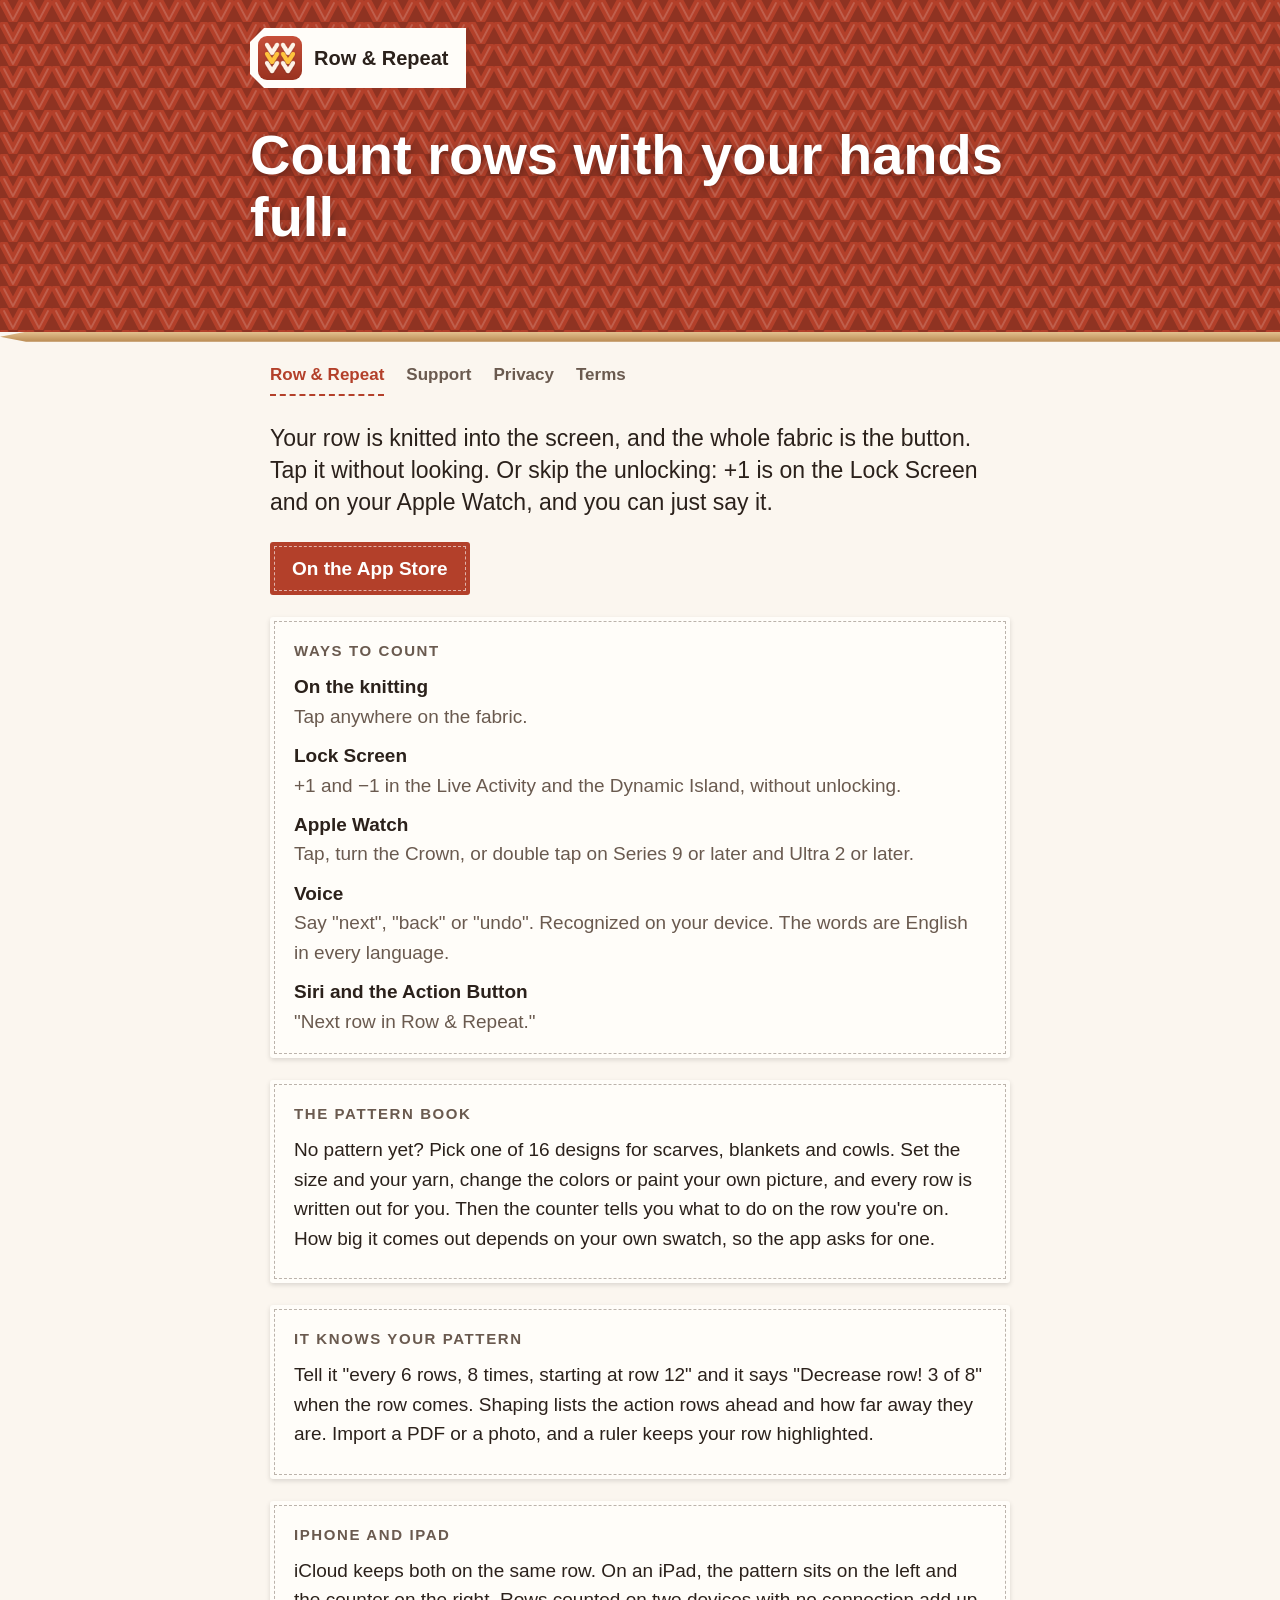
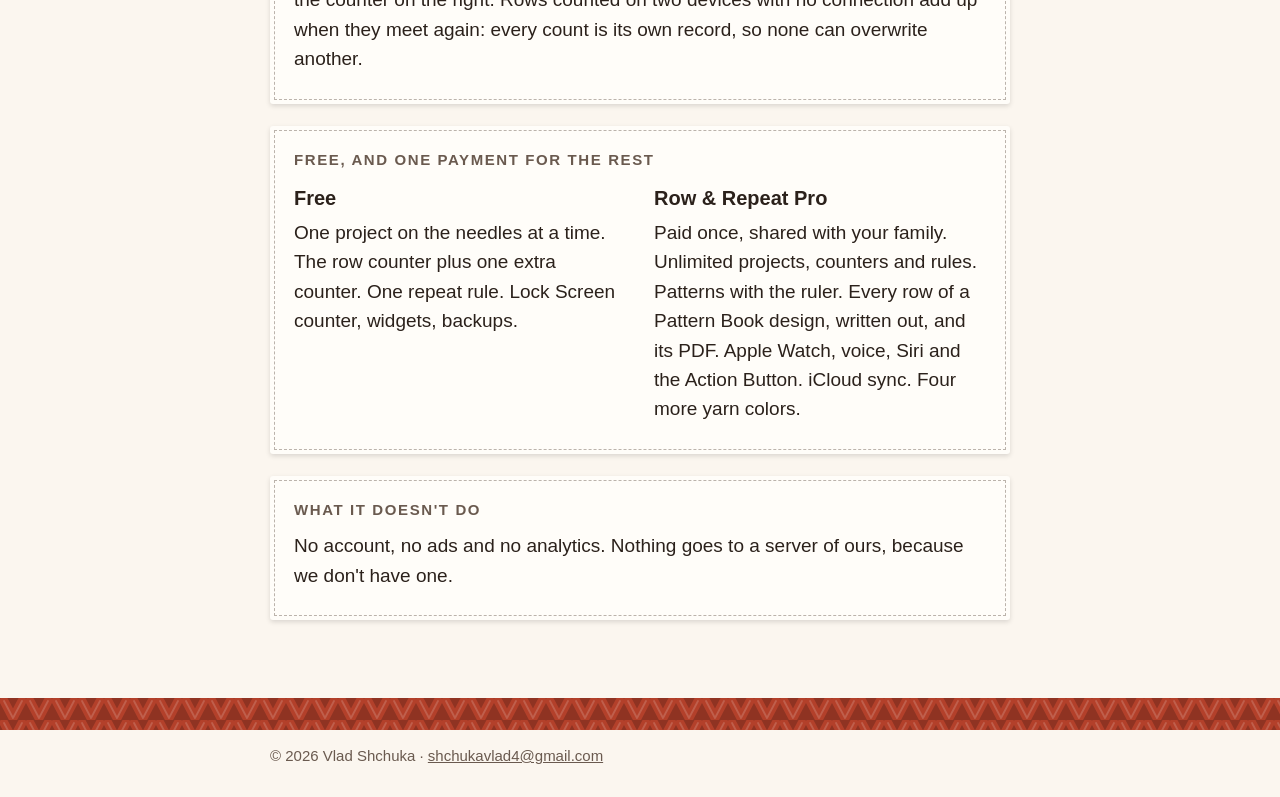
<file: index.html>
<!doctype html>
<html lang="en"><head><meta charset="utf-8"><meta name="viewport" content="width=device-width, initial-scale=1"><link rel="icon" href="icon.png"><link rel="apple-touch-icon" href="icon.png">
<title>Row &amp; Repeat, a row counter for knitting and crochet</title><meta name="description" content="A knitting and crochet row counter you can use with your hands full. Lock Screen, Apple Watch, voice, repeat rules, patterns, a book of designs to knit, iCloud between iPhone and iPad."><link rel="stylesheet" href="style.css"></head>
<body><header><div class="fabric"><p class="tag"><img src="icon.png" alt="" width="44" height="44"><span>Row &amp; Repeat</span></p>
<h1>Count rows with your hands full.</h1></div><div class="needle" aria-hidden="true"></div><nav><a href="index.html" aria-current="page">Row &amp; Repeat</a><a href="support.html">Support</a><a href="privacy.html">Privacy</a><a href="terms.html">Terms</a></nav></header>
<main>
<p class="lead">Your row is knitted into the screen, and the whole fabric is the button. Tap it without looking. Or skip the unlocking: +1 is on the Lock Screen and on your Apple Watch, and you can just say it.</p>
<p><a class="dyed" href="https://apps.apple.com/app/id6817658793">On the App Store</a></p>

<section class="label"><h2>Ways to count</h2>
<dl>
<dt>On the knitting</dt><dd>Tap anywhere on the fabric.</dd>
<dt>Lock Screen</dt><dd>+1 and −1 in the Live Activity and the Dynamic Island, without unlocking.</dd>
<dt>Apple Watch</dt><dd>Tap, turn the Crown, or double tap on Series 9 or later and Ultra 2 or later.</dd>
<dt>Voice</dt><dd>Say "next", "back" or "undo". Recognized on your device. The words are English in every language.</dd>
<dt>Siri and the Action Button</dt><dd>"Next row in Row &amp; Repeat."</dd>
</dl></section>

<section class="label"><h2>The Pattern Book</h2>
<p>No pattern yet? Pick one of 16 designs for scarves, blankets and cowls. Set the size and your yarn, change the colors or paint your own picture, and every row is written out for you. Then the counter tells you what to do on the row you're on. How big it comes out depends on your own swatch, so the app asks for one.</p></section>

<section class="label"><h2>It knows your pattern</h2>
<p>Tell it "every 6 rows, 8 times, starting at row 12" and it says "Decrease row! 3 of 8" when the row comes. Shaping lists the action rows ahead and how far away they are. Import a PDF or a photo, and a ruler keeps your row highlighted.</p></section>

<section class="label"><h2>iPhone and iPad</h2>
<p>iCloud keeps both on the same row. On an iPad, the pattern sits on the left and the counter on the right. Rows counted on two devices with no connection add up when they meet again: every count is its own record, so none can overwrite another.</p></section>

<section class="label"><h2>Free, and one payment for the rest</h2>
<div class="two"><div><h3>Free</h3><p>One project on the needles at a time. The row counter plus one extra counter. One repeat rule. Lock Screen counter, widgets, backups.</p></div>
<div><h3>Row &amp; Repeat Pro</h3><p>Paid once, shared with your family. Unlimited projects, counters and rules. Patterns with the ruler. Every row of a Pattern Book design, written out, and its PDF. Apple Watch, voice, Siri and the Action Button. iCloud sync. Four more yarn colors.</p></div></div></section>

<section class="label"><h2>What it doesn't do</h2>
<p>No account, no ads and no analytics. Nothing goes to a server of ours, because we don't have one.</p></section>
</main><footer><div class="band" aria-hidden="true"></div><p>© 2026 Vlad Shchuka · <a href="mailto:shchukavlad4@gmail.com">shchukavlad4@gmail.com</a></p></footer></body></html>
</file>
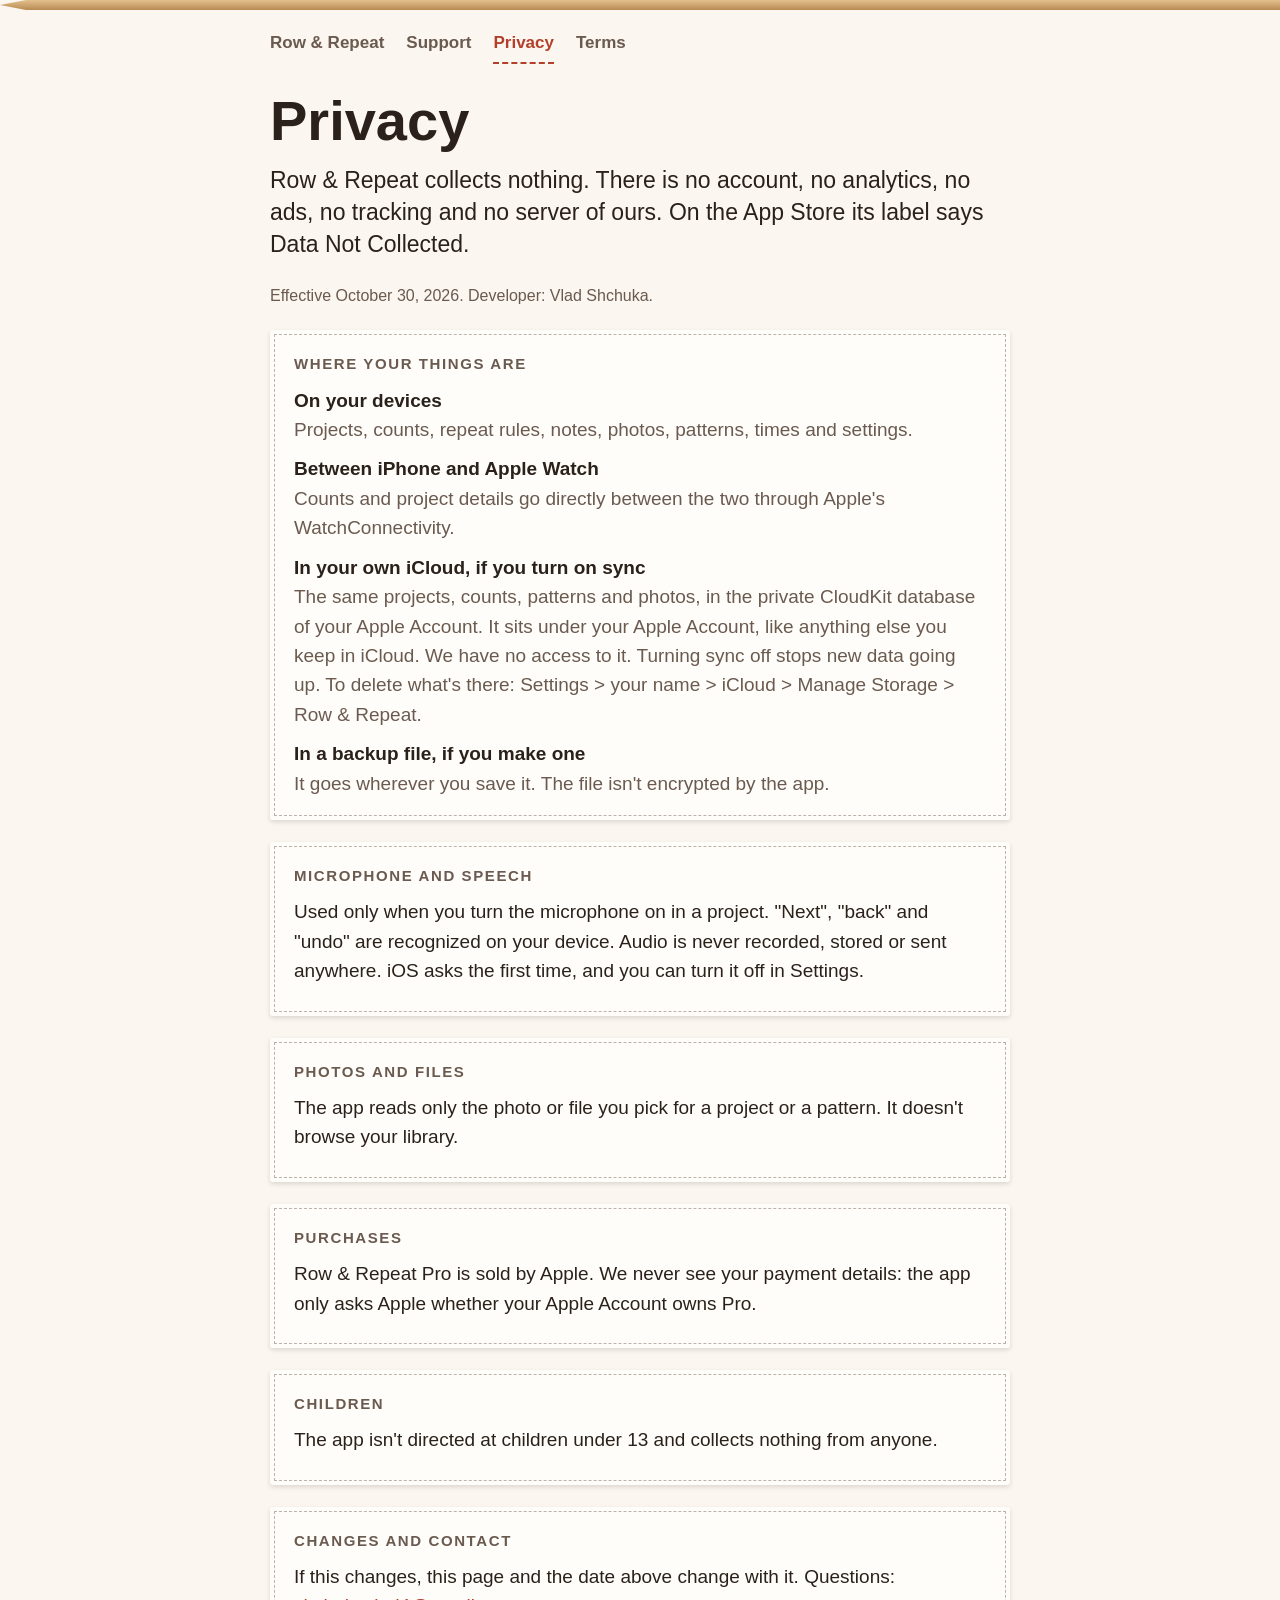
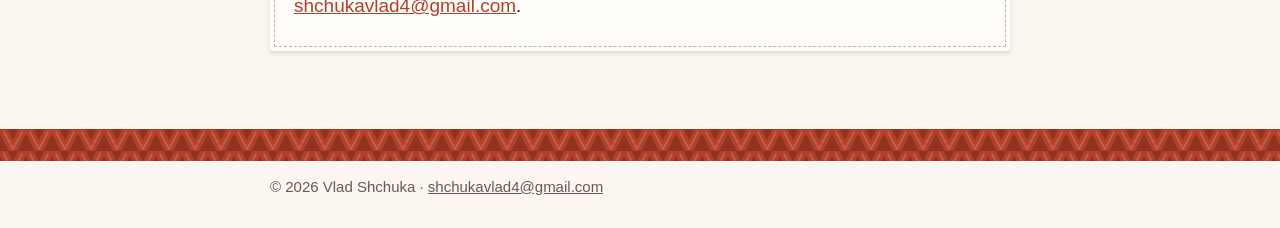
<file: privacy.html>
<!doctype html>
<html lang="en"><head><meta charset="utf-8"><meta name="viewport" content="width=device-width, initial-scale=1"><link rel="icon" href="icon.png"><link rel="apple-touch-icon" href="icon.png">
<title>Privacy · Row &amp; Repeat</title><meta name="description" content="A knitting and crochet row counter you can use with your hands full. Lock Screen, Apple Watch, voice, repeat rules, patterns, iCloud between iPhone and iPad."><link rel="stylesheet" href="style.css"></head>
<body><header><div class="needle" aria-hidden="true"></div><nav><a href="index.html">Row &amp; Repeat</a><a href="support.html">Support</a><a href="privacy.html" aria-current="page">Privacy</a><a href="terms.html">Terms</a></nav></header>
<main>
<h1>Privacy</h1>
<p class="lead">Row &amp; Repeat collects nothing. There is no account, no analytics, no ads, no tracking and no server of ours. On the App Store its label says Data Not Collected.</p>
<p class="muted">Effective October 30, 2026. Developer: Vlad Shchuka.</p>

<section class="label"><h2>Where your things are</h2>
<dl>
<dt>On your devices</dt><dd>Projects, counts, repeat rules, notes, photos, patterns, times and settings.</dd>
<dt>Between iPhone and Apple Watch</dt><dd>Counts and project details go directly between the two through Apple's WatchConnectivity.</dd>
<dt>In your own iCloud, if you turn on sync</dt><dd>The same projects, counts, patterns and photos, in the private CloudKit database of your Apple Account. It sits under your Apple Account, like anything else you keep in iCloud. We have no access to it. Turning sync off stops new data going up. To delete what's there: Settings &gt; your name &gt; iCloud &gt; Manage Storage &gt; Row &amp; Repeat.</dd>
<dt>In a backup file, if you make one</dt><dd>It goes wherever you save it. The file isn't encrypted by the app.</dd>
</dl></section>

<section class="label"><h2>Microphone and speech</h2>
<p>Used only when you turn the microphone on in a project. "Next", "back" and "undo" are recognized on your device. Audio is never recorded, stored or sent anywhere. iOS asks the first time, and you can turn it off in Settings.</p></section>

<section class="label"><h2>Photos and files</h2>
<p>The app reads only the photo or file you pick for a project or a pattern. It doesn't browse your library.</p></section>

<section class="label"><h2>Purchases</h2>
<p>Row &amp; Repeat Pro is sold by Apple. We never see your payment details: the app only asks Apple whether your Apple Account owns Pro.</p></section>

<section class="label"><h2>Children</h2>
<p>The app isn't directed at children under 13 and collects nothing from anyone.</p></section>

<section class="label"><h2>Changes and contact</h2>
<p>If this changes, this page and the date above change with it. Questions: <a href="mailto:shchukavlad4@gmail.com">shchukavlad4@gmail.com</a>.</p></section>
</main><footer><div class="band" aria-hidden="true"></div><p>© 2026 Vlad Shchuka · <a href="mailto:shchukavlad4@gmail.com">shchukavlad4@gmail.com</a></p></footer></body></html>
</file>
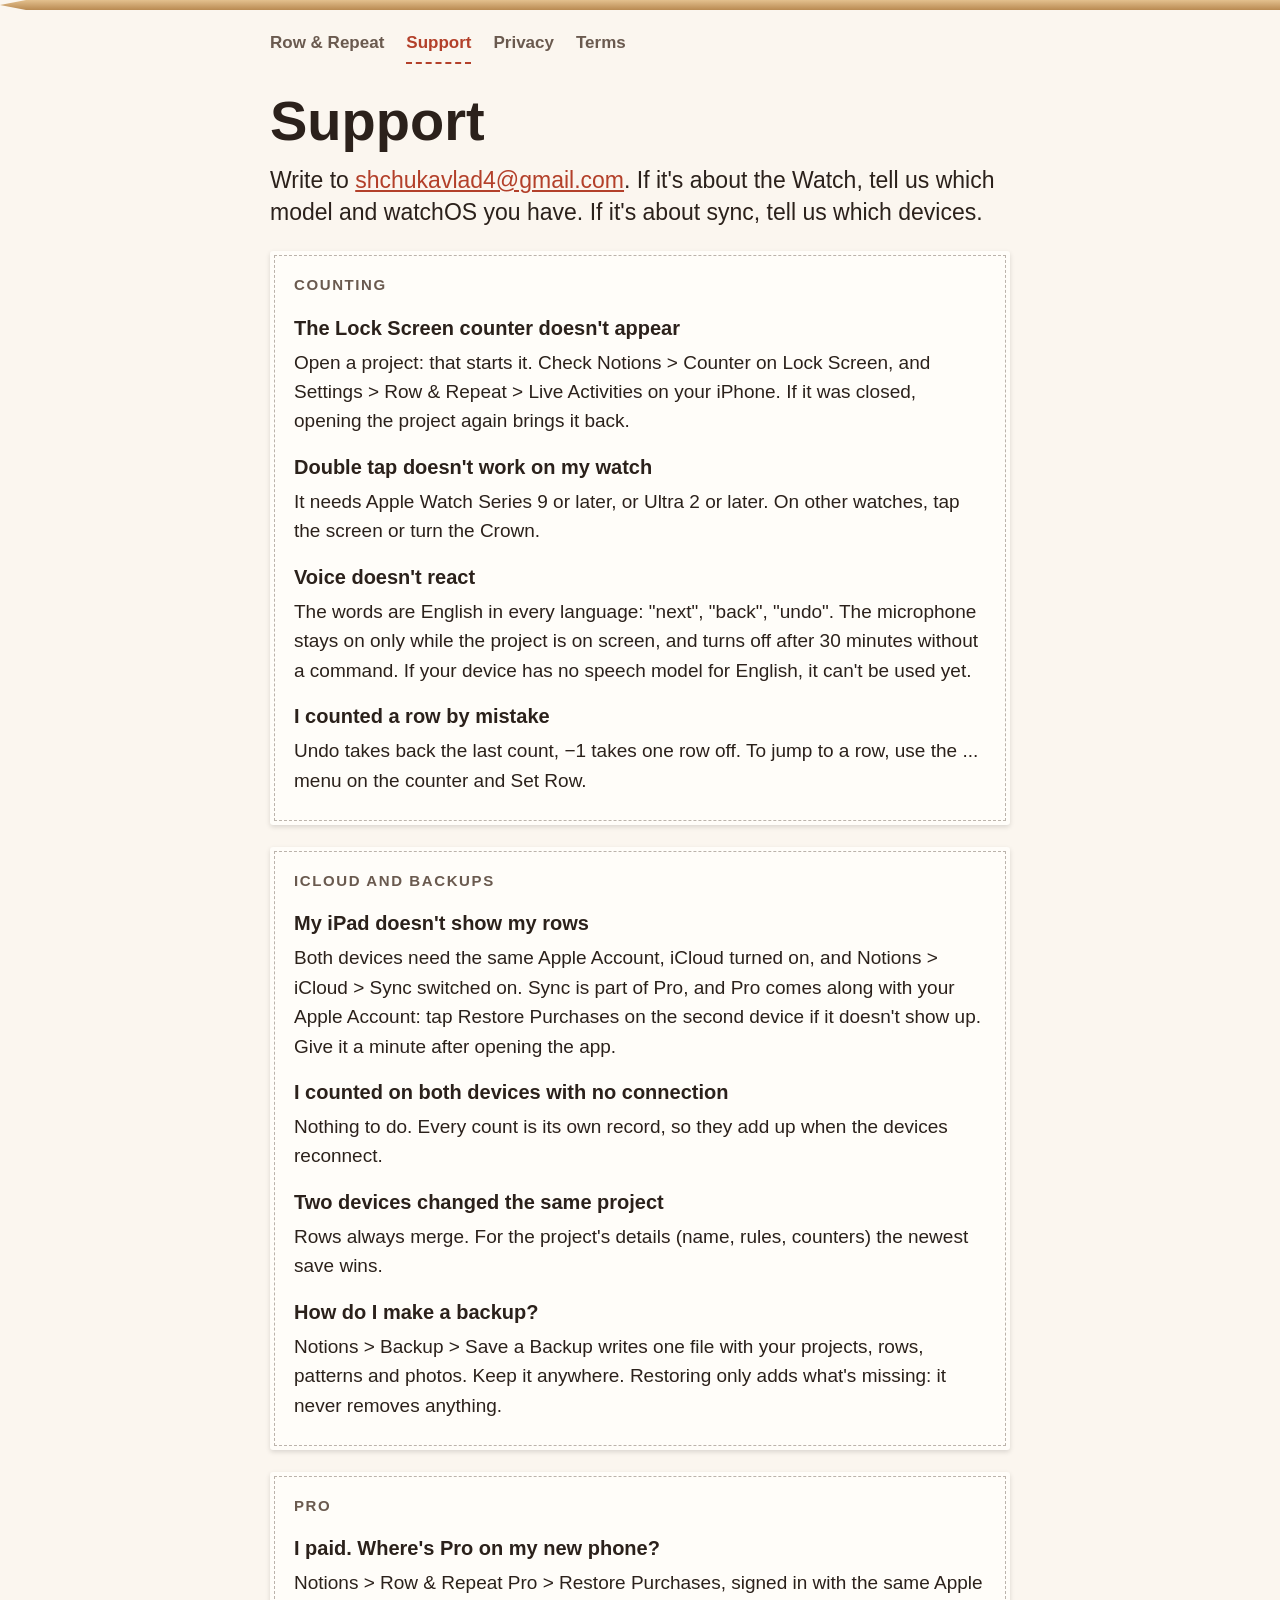
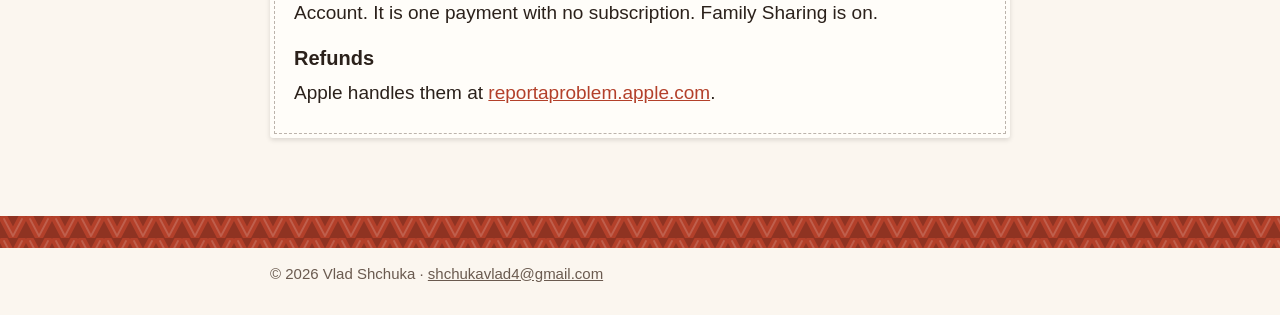
<file: support.html>
<!doctype html>
<html lang="en"><head><meta charset="utf-8"><meta name="viewport" content="width=device-width, initial-scale=1"><link rel="icon" href="icon.png"><link rel="apple-touch-icon" href="icon.png">
<title>Support · Row &amp; Repeat</title><meta name="description" content="A knitting and crochet row counter you can use with your hands full. Lock Screen, Apple Watch, voice, repeat rules, patterns, iCloud between iPhone and iPad."><link rel="stylesheet" href="style.css"></head>
<body><header><div class="needle" aria-hidden="true"></div><nav><a href="index.html">Row &amp; Repeat</a><a href="support.html" aria-current="page">Support</a><a href="privacy.html">Privacy</a><a href="terms.html">Terms</a></nav></header>
<main>
<h1>Support</h1>
<p class="lead">Write to <a href="mailto:shchukavlad4@gmail.com">shchukavlad4@gmail.com</a>. If it's about the Watch, tell us which model and watchOS you have. If it's about sync, tell us which devices.</p>

<section class="label"><h2>Counting</h2>
<h3>The Lock Screen counter doesn't appear</h3><p>Open a project: that starts it. Check Notions &gt; Counter on Lock Screen, and Settings &gt; Row &amp; Repeat &gt; Live Activities on your iPhone. If it was closed, opening the project again brings it back.</p>
<h3>Double tap doesn't work on my watch</h3><p>It needs Apple Watch Series 9 or later, or Ultra 2 or later. On other watches, tap the screen or turn the Crown.</p>
<h3>Voice doesn't react</h3><p>The words are English in every language: "next", "back", "undo". The microphone stays on only while the project is on screen, and turns off after 30 minutes without a command. If your device has no speech model for English, it can't be used yet.</p>
<h3>I counted a row by mistake</h3><p>Undo takes back the last count, −1 takes one row off. To jump to a row, use the ... menu on the counter and Set Row.</p></section>

<section class="label"><h2>iCloud and backups</h2>
<h3>My iPad doesn't show my rows</h3><p>Both devices need the same Apple Account, iCloud turned on, and Notions &gt; iCloud &gt; Sync switched on. Sync is part of Pro, and Pro comes along with your Apple Account: tap Restore Purchases on the second device if it doesn't show up. Give it a minute after opening the app.</p>
<h3>I counted on both devices with no connection</h3><p>Nothing to do. Every count is its own record, so they add up when the devices reconnect.</p>
<h3>Two devices changed the same project</h3><p>Rows always merge. For the project's details (name, rules, counters) the newest save wins.</p>
<h3>How do I make a backup?</h3><p>Notions &gt; Backup &gt; Save a Backup writes one file with your projects, rows, patterns and photos. Keep it anywhere. Restoring only adds what's missing: it never removes anything.</p></section>

<section class="label"><h2>Pro</h2>
<h3>I paid. Where's Pro on my new phone?</h3><p>Notions &gt; Row &amp; Repeat Pro &gt; Restore Purchases, signed in with the same Apple Account. It is one payment with no subscription. Family Sharing is on.</p>
<h3>Refunds</h3><p>Apple handles them at <a href="https://reportaproblem.apple.com">reportaproblem.apple.com</a>.</p></section>
</main><footer><div class="band" aria-hidden="true"></div><p>© 2026 Vlad Shchuka · <a href="mailto:shchukavlad4@gmail.com">shchukavlad4@gmail.com</a></p></footer></body></html>
</file>
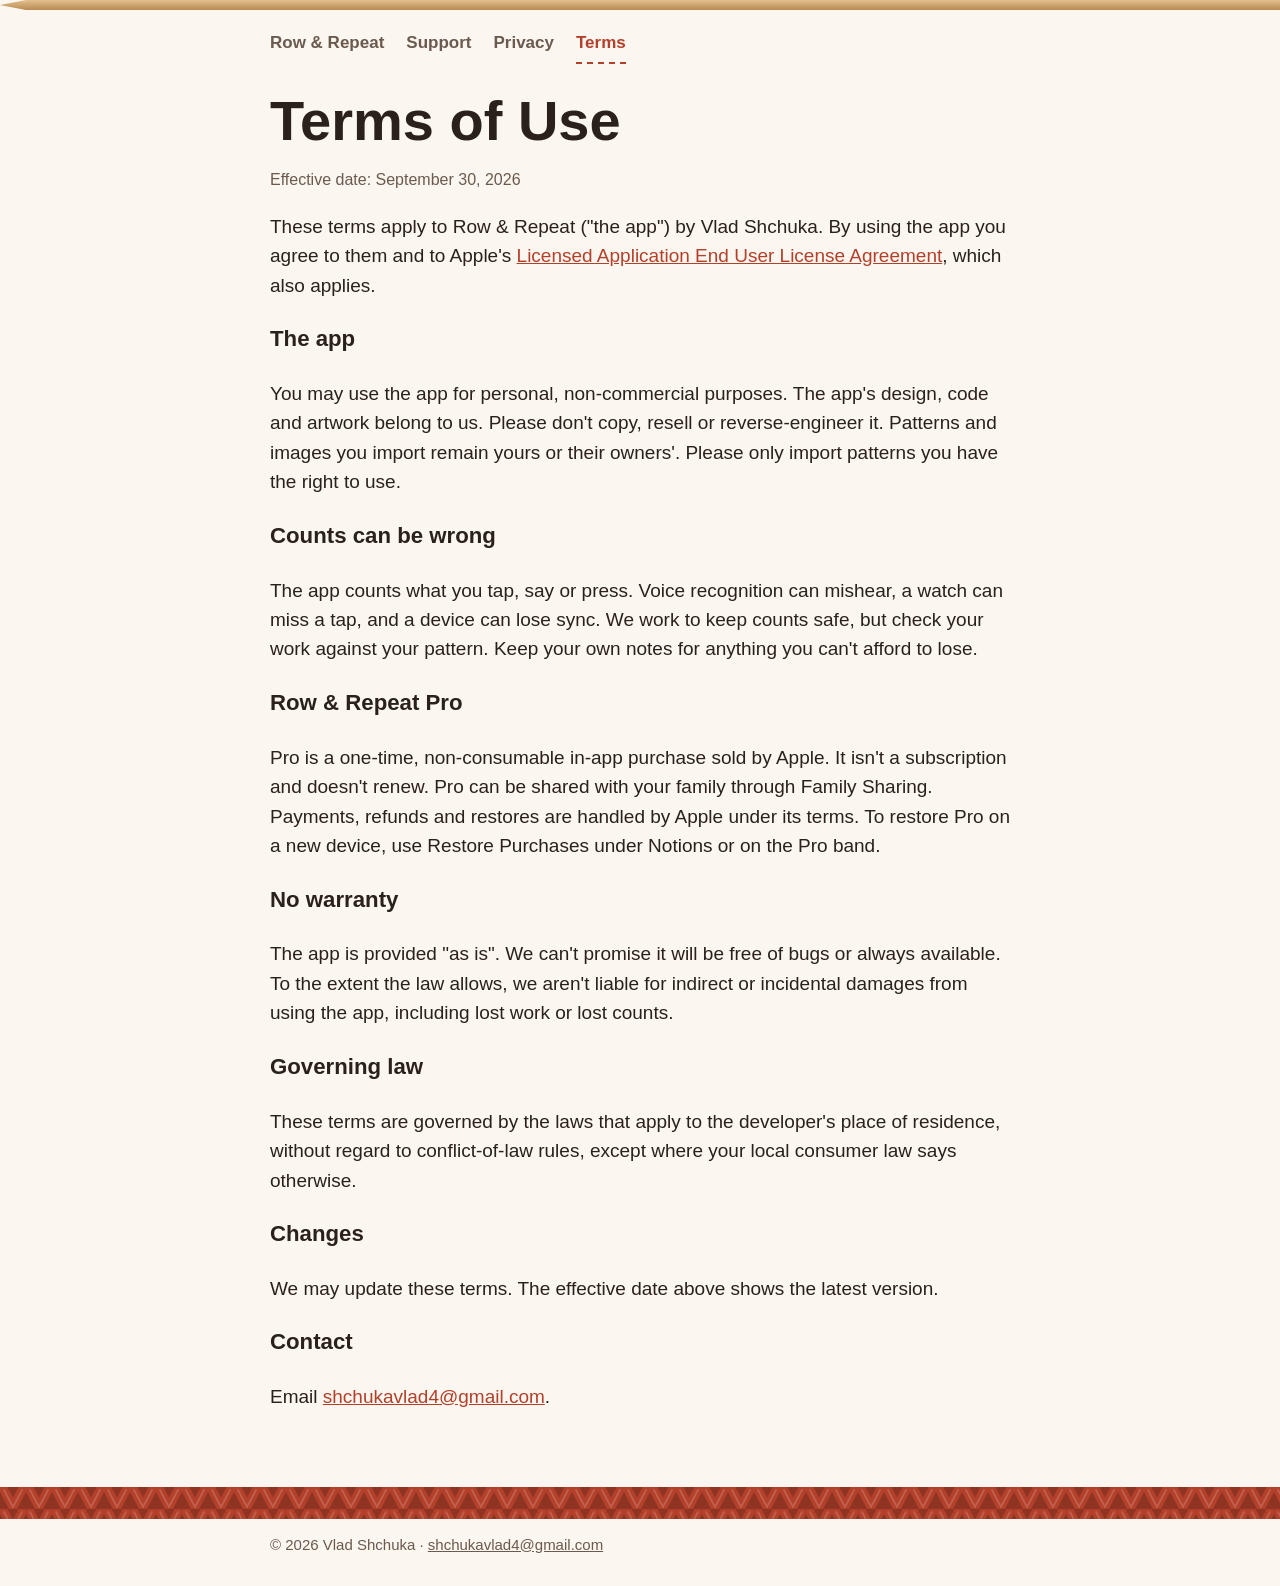
<file: terms.html>
<!doctype html>
<html lang="en"><head><meta charset="utf-8"><meta name="viewport" content="width=device-width, initial-scale=1"><link rel="icon" href="icon.png"><link rel="apple-touch-icon" href="icon.png">
<title>Terms · Row &amp; Repeat</title><meta name="description" content="A knitting and crochet row counter you can use with your hands full. Lock Screen, Apple Watch, voice, repeat rules, patterns, iCloud between iPhone and iPad."><link rel="stylesheet" href="style.css"></head>
<body><header><div class="needle" aria-hidden="true"></div><nav><a href="index.html">Row &amp; Repeat</a><a href="support.html">Support</a><a href="privacy.html">Privacy</a><a href="terms.html" aria-current="page">Terms</a></nav></header>
<main>
<h1>Terms of Use</h1>
<p class="muted">Effective date: September 30, 2026</p>
<p>These terms apply to Row &amp; Repeat ("the app") by Vlad Shchuka. By using the app you agree to them and to Apple's <a href="https://www.apple.com/legal/internet-services/itunes/dev/stdeula/">Licensed Application End User License Agreement</a>, which also applies.</p>

<h3>The app</h3>
<p>You may use the app for personal, non-commercial purposes. The app's design, code and artwork belong to us. Please don't copy, resell or reverse-engineer it. Patterns and images you import remain yours or their owners'. Please only import patterns you have the right to use.</p>

<h3>Counts can be wrong</h3>
<p>The app counts what you tap, say or press. Voice recognition can mishear, a watch can miss a tap, and a device can lose sync. We work to keep counts safe, but check your work against your pattern. Keep your own notes for anything you can't afford to lose.</p>

<h3>Row &amp; Repeat Pro</h3>
<p>Pro is a one-time, non-consumable in-app purchase sold by Apple. It isn't a subscription and doesn't renew. Pro can be shared with your family through Family Sharing. Payments, refunds and restores are handled by Apple under its terms. To restore Pro on a new device, use Restore Purchases under Notions or on the Pro band.</p>

<h3>No warranty</h3>
<p>The app is provided "as is". We can't promise it will be free of bugs or always available. To the extent the law allows, we aren't liable for indirect or incidental damages from using the app, including lost work or lost counts.</p>

<h3>Governing law</h3>
<p>These terms are governed by the laws that apply to the developer's place of residence, without regard to conflict-of-law rules, except where your local consumer law says otherwise.</p>

<h3>Changes</h3>
<p>We may update these terms. The effective date above shows the latest version.</p>

<h3>Contact</h3>
<p>Email <a href="mailto:shchukavlad4@gmail.com">shchukavlad4@gmail.com</a>.</p>
</main><footer><div class="band" aria-hidden="true"></div><p>© 2026 Vlad Shchuka · <a href="mailto:shchukavlad4@gmail.com">shchukavlad4@gmail.com</a></p></footer></body></html>
</file>
<file: style.css>
/* Row & Repeat: a work bag. Fabric at the top (an SVG of stocking stitch, the same V as the app), linen behind, paper labels with running stitch. */
:root {
  --linen: #FBF6EF; --paper: #FFFDF9; --ink: #2B211B; --muted: #6A5A4F; --yarn: #B3402A; --on-yarn: #FFFFFF; --stitch: #6A5A4F73;
  --knit: url("data:image/svg+xml,%3Csvg xmlns='http://www.w3.org/2000/svg' width='26' height='22'%3E%3Crect width='26' height='22' fill='%238F3322'/%3E%3Cpath d='M4 3 L13 20 L22 3' fill='none' stroke='%23B3402A' stroke-width='9' stroke-linecap='round' stroke-linejoin='round'/%3E%3Cpath d='M4 3 L13 20 L22 3' fill='none' stroke='%23ffffff' stroke-opacity='.16' stroke-width='1.8' stroke-linecap='round' stroke-linejoin='round'/%3E%3C/svg%3E");
  color-scheme: light dark;
}
@media (prefers-color-scheme: dark) {
  :root { --linen: #1B1613; --paper: #29221E; --ink: #F6EEE6; --muted: #BDAEA1; --yarn: #F0977F; --on-yarn: #2A120B; --stitch: #BDAEA160; }
}
* { box-sizing: border-box; }
body { margin: 0; background: var(--linen); color: var(--ink); font: 19px/1.55 Optima, Candara, "Segoe UI", sans-serif; }
a { color: var(--yarn); }
header .fabric { background: var(--knit); padding: 28px 20px 84px; }
.tag { display: inline-flex; align-items: center; gap: 12px; margin: 0; padding: 8px 18px 8px 8px; background: var(--paper); color: var(--ink); font-weight: 700; font-size: 20px;
  clip-path: polygon(14px 0, 100% 0, 100% 100%, 14px 100%, 0 calc(100% - 14px), 0 14px); }
.tag img { border-radius: 9px; }
h1 { font-size: clamp(34px, 7vw, 56px); line-height: 1.1; margin: 0 0 12px; font-weight: 800; }
.fabric h1 { color: #fff; margin: 36px auto 0; max-width: 780px; text-shadow: 0 2px 8px #0005; }
.fabric .tag { margin-left: max(0px, calc((100% - 780px) / 2)); }
.needle { height: 10px; background: linear-gradient(#E3C08E, #B98A52); box-shadow: 0 2px 3px #0005; clip-path: polygon(0 50%, 26px 0, 100% 0, 100% 100%, 26px 100%); }
nav { max-width: 780px; margin: 14px auto 0; padding: 0 20px; display: flex; flex-wrap: wrap; gap: 4px 22px; font-weight: 700; font-size: 17px; }
nav a { color: var(--muted); text-decoration: none; padding: 6px 0; }
nav a[aria-current="page"] { color: var(--yarn); border-bottom: 2px dashed var(--yarn); }
main { max-width: 780px; margin: 0 auto; padding: 26px 20px 56px; }
.lead { font-size: 23px; line-height: 1.4; margin-top: 0; }
.muted { color: var(--muted); font-size: 16px; }
.dyed { display: inline-block; padding: 12px 22px; background: var(--yarn); color: var(--on-yarn); text-decoration: none; font-weight: 700; border-radius: 3px; outline: 1.5px dashed color-mix(in srgb, var(--on-yarn) 60%, transparent); outline-offset: -5px; }
.label { background: var(--paper); margin: 22px 0; padding: 22px 24px; border-radius: 3px; outline: 1.5px dashed var(--stitch); outline-offset: -5px; box-shadow: 0 2px 5px #0002; }
.label h2 { font-size: 15px; letter-spacing: 1.6px; text-transform: uppercase; color: var(--muted); margin: 0 0 10px; font-weight: 700; }
.label h3 { font-size: 20px; margin: 16px 0 2px; }
.label p { margin: 4px 0 8px; }
dl { margin: 0; } dt { font-weight: 700; margin-top: 10px; } dd { margin: 0; color: var(--muted); }
.two { display: grid; grid-template-columns: repeat(auto-fit, minmax(240px, 1fr)); gap: 8px 28px; }
.two h3 { margin-top: 2px; }
footer .band { height: 32px; background: var(--knit); }
footer p { max-width: 780px; margin: 0 auto; padding: 14px 20px 30px; color: var(--muted); font-size: 15px; }
footer a { color: var(--muted); }
</file>
